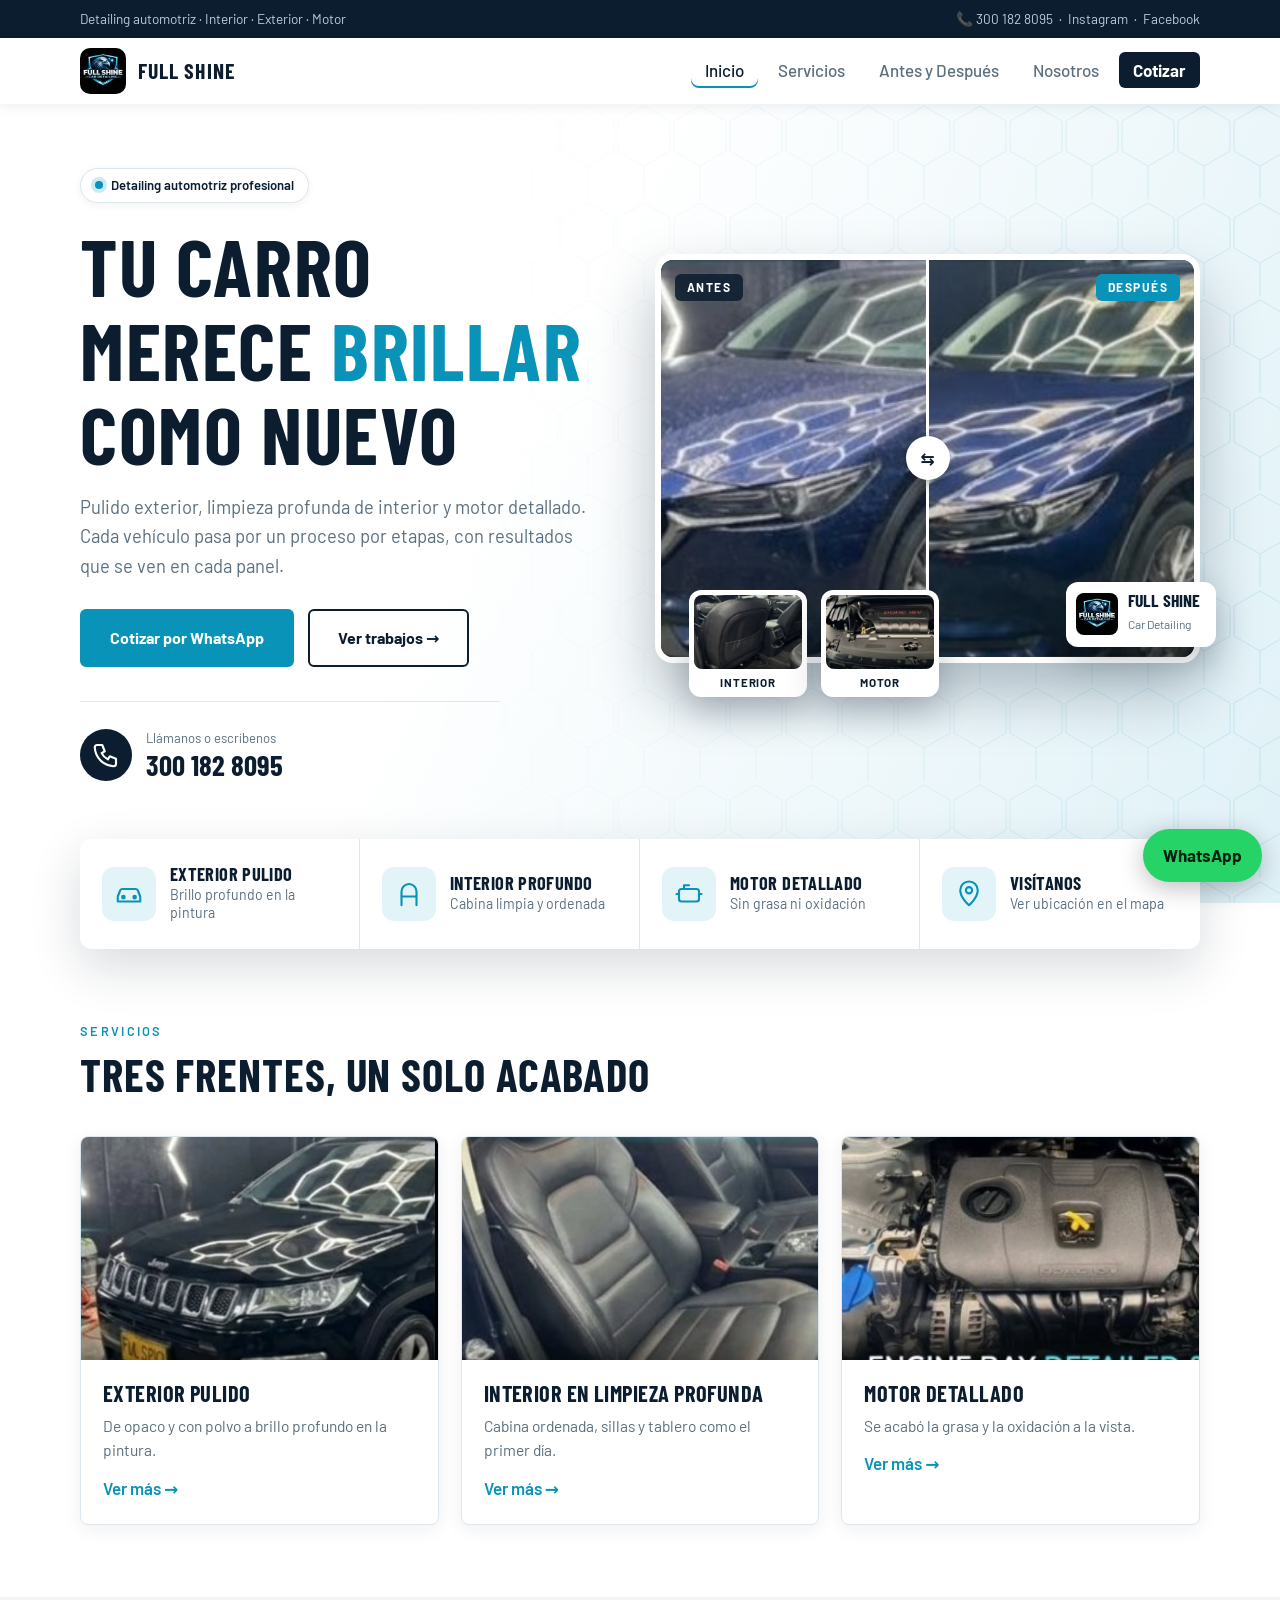
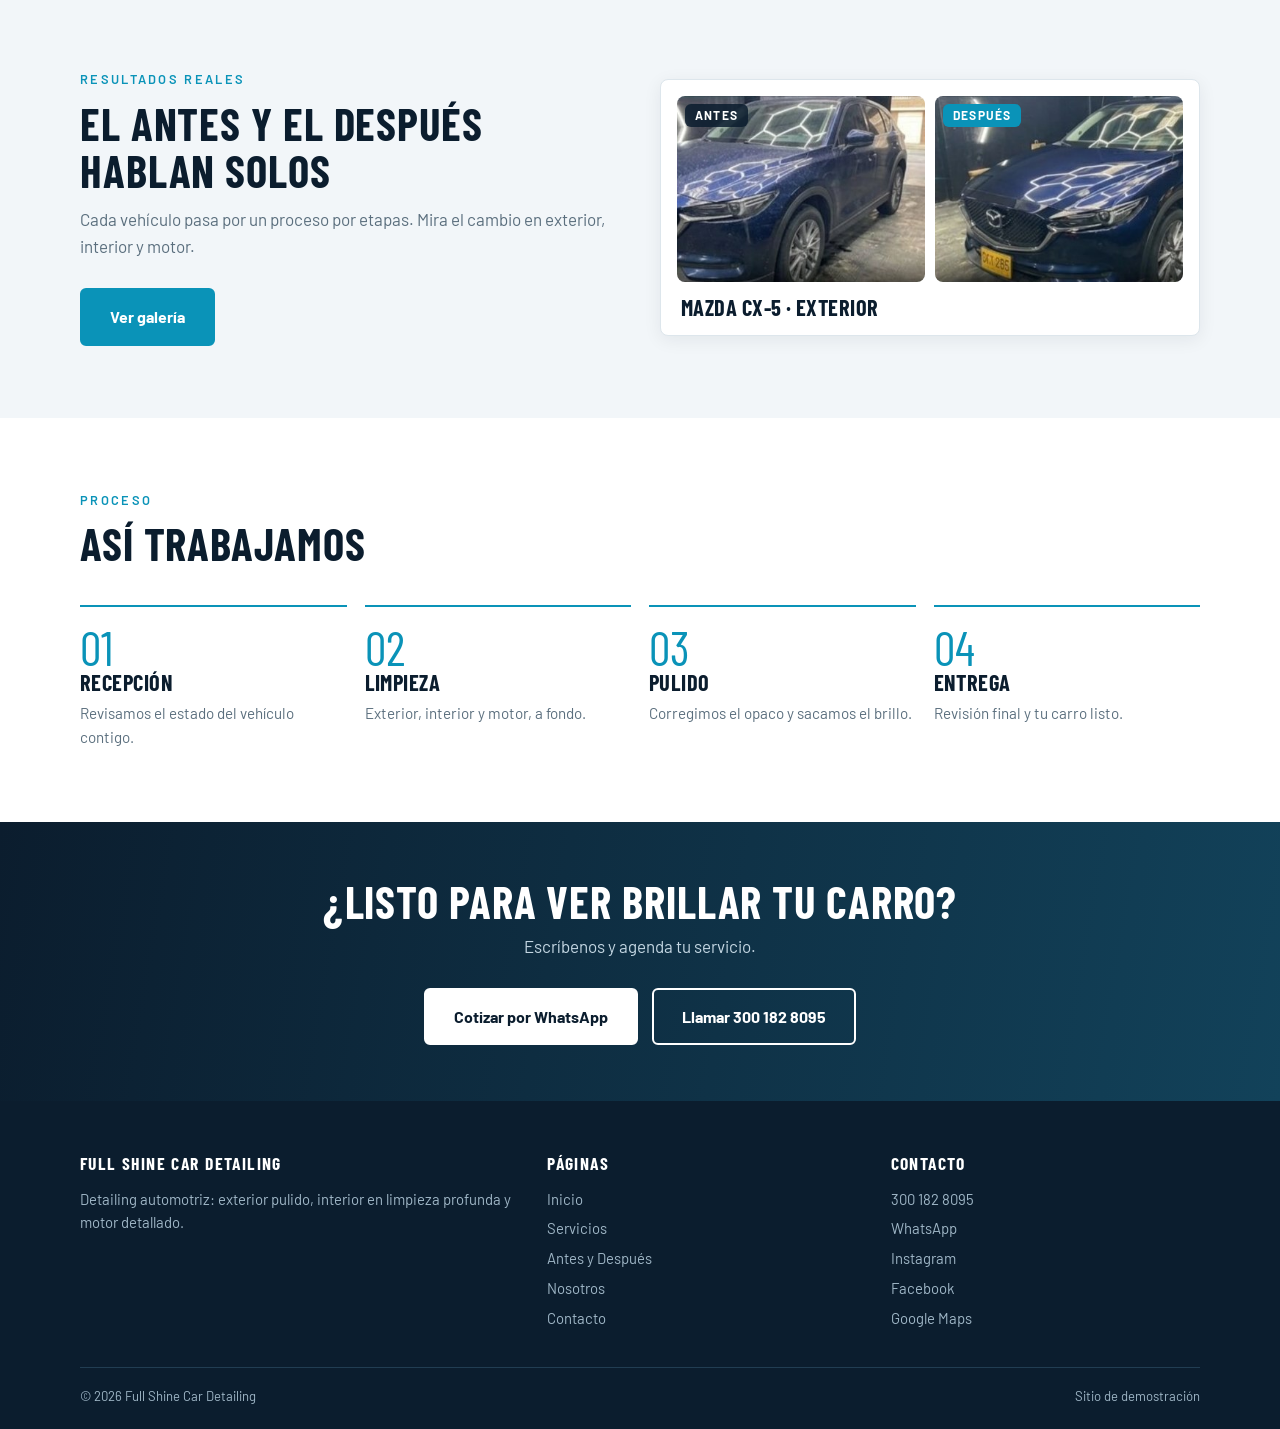
<file: index.html>
<!doctype html>
<html lang="es"><head><meta charset="utf-8"><meta name="viewport" content="width=device-width,initial-scale=1">
<title>Detailing automotriz | Full Shine Car Detailing</title>
<meta name="description" content="Full Shine Car Detailing: exterior pulido, interior en limpieza profunda y motor detallado.">
<link rel="icon" href="img/favicon.png">
<link rel="preconnect" href="https://fonts.googleapis.com"><link rel="preconnect" href="https://fonts.gstatic.com" crossorigin>
<link href="https://fonts.googleapis.com/css2?family=Barlow+Condensed:wght@600;700&family=Barlow:wght@400;500;600;700&display=swap" rel="stylesheet">
<link rel="stylesheet" href="style.css"></head><body>
<div class="topbar"><div class="wrap"><span class="hide">Detailing automotriz · Interior · Exterior · Motor</span><span><a href="tel:3001828095">📞 300 182 8095</a> &nbsp;·&nbsp; <a href="https://www.instagram.com/fullshinecardetailing/" target="_blank" rel="noopener">Instagram</a> &nbsp;·&nbsp; <a href="https://www.facebook.com/profile.php?id=61590760073655&ref=PROFILE_EDIT_x-av_ig_profile_page_web#" target="_blank" rel="noopener">Facebook</a></span></div></div>
<header class="site"><div class="wrap">
<a class="brand" href="index.html"><img src="img/logo.png" alt="Logo Full Shine Car Detailing">Full Shine</a>
<button class="burger" aria-label="Abrir menú" aria-expanded="false">☰</button>
<nav><ul><li><a href="index.html" class="active">Inicio</a></li><li><a href="servicios.html">Servicios</a></li><li><a href="galeria.html">Antes y Después</a></li><li><a href="nosotros.html">Nosotros</a></li><li><a class="cta" href="contacto.html">Cotizar</a></li></ul></nav></div></header>
<section class="hero"><div class="wrap">
<div class="copy-col"><span class="pill"><i></i>Detailing automotriz profesional</span>
<h1>Tu carro merece <span>brillar</span> como nuevo</h1>
<p class="lead">Pulido exterior, limpieza profunda de interior y motor detallado. Cada vehículo pasa por un proceso por etapas, con resultados que se ven en cada panel.</p>
<div class="btns"><a class="btn fill" href="https://wa.me/573001828095?text=Hola%20Full%20Shine%2C%20quiero%20cotizar%20un%20servicio" target="_blank" rel="noopener">Cotizar por WhatsApp</a><a class="btn ghost" href="galeria.html">Ver trabajos →</a></div>
<div class="callrow"><div class="callico"><svg viewBox="0 0 24 24" width="30" height="30" fill="none" stroke="currentColor" stroke-width="1.7" stroke-linecap="round" stroke-linejoin="round"><path d="M5 4h4l2 5-2.5 1.5a11 11 0 005 5L15 13l5 2v4a2 2 0 01-2 2A16 16 0 013 6a2 2 0 012-2z"/></svg></div><div><small>Llámanos o escríbenos</small><a href="tel:3001828095">300 182 8095</a></div></div></div>
<div class="visual"><div class="cmp" id="cmp" style="--pos:50%">
<img src="img/mazda-ext-antes.jpg" alt="Mazda CX-5 antes del detailing"><img class="after" src="img/mazda-ext-despues.jpg" alt="Mazda CX-5 después del detailing">
<span class="tag l">Antes</span><span class="tag r">Después</span><div class="bar"><b>⇆</b></div>
<input type="range" min="0" max="100" value="50" aria-label="Comparar antes y después" id="cmprange"></div>
<div class="float f1"><img src="img/logo.png" alt=""><div><b>Full Shine</b><small>Car Detailing</small></div></div>
<div class="float f2"><img src="img/kia-int-despues.jpg" alt="Interior limpio"><span>Interior</span></div>
<div class="float f3"><img src="img/jeep-eng-despues.jpg" alt="Motor detallado"><span>Motor</span></div></div>
</div></section>
<section class="strip"><div class="wrap">
<a href="servicios.html"><span class="ico"><svg viewBox="0 0 24 24" width="30" height="30" fill="none" stroke="currentColor" stroke-width="1.7" stroke-linecap="round" stroke-linejoin="round"><path d="M3 14l2-5a2 2 0 012-1h10a2 2 0 012 1l2 5v4H3z"/><circle cx="7.5" cy="14.5" r="1"/><circle cx="16.5" cy="14.5" r="1"/></svg></span><div><h3>Exterior pulido</h3><p>Brillo profundo en la pintura</p></div></a>
<a href="servicios.html"><span class="ico"><svg viewBox="0 0 24 24" width="30" height="30" fill="none" stroke="currentColor" stroke-width="1.7" stroke-linecap="round" stroke-linejoin="round"><path d="M6 21V10a6 6 0 0112 0v11M6 14h12"/></svg></span><div><h3>Interior profundo</h3><p>Cabina limpia y ordenada</p></div></a>
<a href="servicios.html"><span class="ico"><svg viewBox="0 0 24 24" width="30" height="30" fill="none" stroke="currentColor" stroke-width="1.7" stroke-linecap="round" stroke-linejoin="round"><rect x="4" y="8" width="16" height="10" rx="2"/><path d="M8 8V5h4M2 12h2M20 12h2"/></svg></span><div><h3>Motor detallado</h3><p>Sin grasa ni oxidación</p></div></a>
<a href="contacto.html"><span class="ico"><svg viewBox="0 0 24 24" width="30" height="30" fill="none" stroke="currentColor" stroke-width="1.7" stroke-linecap="round" stroke-linejoin="round"><path d="M12 21s7-6 7-12a7 7 0 10-14 0c0 6 7 12 7 12z"/><circle cx="12" cy="9" r="2.5"/></svg></span><div><h3>Visítanos</h3><p>Ver ubicación en el mapa</p></div></a>
</div></section>
<section class="blk"><div class="wrap"><div class="head"><span class="eyebrow">Servicios</span><h2>Tres frentes, un solo acabado</h2></div>
<div class="grid3">
<a class="card" href="servicios.html"><img src="img/jeep-ext-despues.jpg" alt="Jeep Compass negro con pulido exterior" loading="lazy"><div class="in"><h3>Exterior pulido</h3><p>De opaco y con polvo a brillo profundo en la pintura.</p><span class="link">Ver más →</span></div></a>
<a class="card" href="servicios.html"><img src="img/mazda-int-despues.jpg" alt="Interior en cuero de Mazda limpio" loading="lazy"><div class="in"><h3>Interior en limpieza profunda</h3><p>Cabina ordenada, sillas y tablero como el primer día.</p><span class="link">Ver más →</span></div></a>
<a class="card" href="servicios.html"><img src="img/kia-eng-despues.jpg" alt="Motor de Kia detallado" loading="lazy"><div class="in"><h3>Motor detallado</h3><p>Se acabó la grasa y la oxidación a la vista.</p><span class="link">Ver más →</span></div></a>
</div></div></section>
<section class="blk alt"><div class="wrap"><div class="grid2"><div><span class="eyebrow">Resultados reales</span><h2>El antes y el después hablan solos</h2><p style="color:var(--mute);margin-top:12px">Cada vehículo pasa por un proceso por etapas. Mira el cambio en exterior, interior y motor.</p><div class="btns"><a class="btn fill" href="galeria.html">Ver galería</a></div></div>
<div class="ba"><div class="pair"><figure><img src="img/mazda-ext-antes.jpg" alt="Mazda CX-5 · Exterior antes del detailing" loading="lazy"><figcaption>Antes</figcaption></figure><figure class="d"><img src="img/mazda-ext-despues.jpg" alt="Mazda CX-5 · Exterior después del detailing" loading="lazy"><figcaption>Después</figcaption></figure></div><h3>Mazda CX-5 · Exterior</h3></div></div></div></section>
<section class="blk"><div class="wrap"><div class="head"><span class="eyebrow">Proceso</span><h2>Así trabajamos</h2></div><div class="steps">
<div class="step"><div class="num">01</div><h3>Recepción</h3><p>Revisamos el estado del vehículo contigo.</p></div>
<div class="step"><div class="num">02</div><h3>Limpieza</h3><p>Exterior, interior y motor, a fondo.</p></div>
<div class="step"><div class="num">03</div><h3>Pulido</h3><p>Corregimos el opaco y sacamos el brillo.</p></div>
<div class="step"><div class="num">04</div><h3>Entrega</h3><p>Revisión final y tu carro listo.</p></div></div></div></section>
<section class="cta-band"><div class="wrap"><h2>¿Listo para ver brillar tu carro?</h2><p style="color:var(--mute);margin-top:8px">Escríbenos y agenda tu servicio.</p><div class="btns"><a class="btn fill" href="https://wa.me/573001828095?text=Hola%20Full%20Shine%2C%20quiero%20cotizar%20un%20servicio" target="_blank" rel="noopener">Cotizar por WhatsApp</a><a class="btn ghost" href="tel:3001828095">Llamar 300 182 8095</a></div></div></section>
<footer class="site"><div class="wrap"><div class="fgrid">
<div><h4>Full Shine Car Detailing</h4><p>Detailing automotriz: exterior pulido, interior en limpieza profunda y motor detallado.</p></div>
<div><h4>Páginas</h4><ul><li><a href="index.html">Inicio</a></li><li><a href="servicios.html">Servicios</a></li><li><a href="galeria.html">Antes y Después</a></li><li><a href="nosotros.html">Nosotros</a></li><li><a href="contacto.html">Contacto</a></li></ul></div>
<div><h4>Contacto</h4><ul><li><a href="tel:3001828095">300 182 8095</a></li><li><a href="https://wa.me/573001828095?text=Hola%20Full%20Shine%2C%20quiero%20cotizar%20un%20servicio" target="_blank" rel="noopener">WhatsApp</a></li><li><a href="https://www.instagram.com/fullshinecardetailing/" target="_blank" rel="noopener">Instagram</a></li><li><a href="https://www.facebook.com/profile.php?id=61590760073655&ref=PROFILE_EDIT_x-av_ig_profile_page_web#" target="_blank" rel="noopener">Facebook</a></li><li><a href="https://www.google.com/maps/place/FULL+SHINE+CAR+DETAILING/data=!4m2!3m1!1s0x0:0x7abba102115c110c?sa=X&ved=1t:2428&ictx=111" target="_blank" rel="noopener">Google Maps</a></li></ul></div>
</div><div class="copy"><span>© 2026 Full Shine Car Detailing</span><span>Sitio de demostración</span></div></div></footer>
<a class="wa" href="https://wa.me/573001828095?text=Hola%20Full%20Shine%2C%20quiero%20cotizar%20un%20servicio" target="_blank" rel="noopener">WhatsApp</a>
<script src="script.js"></script></body></html>
</file>
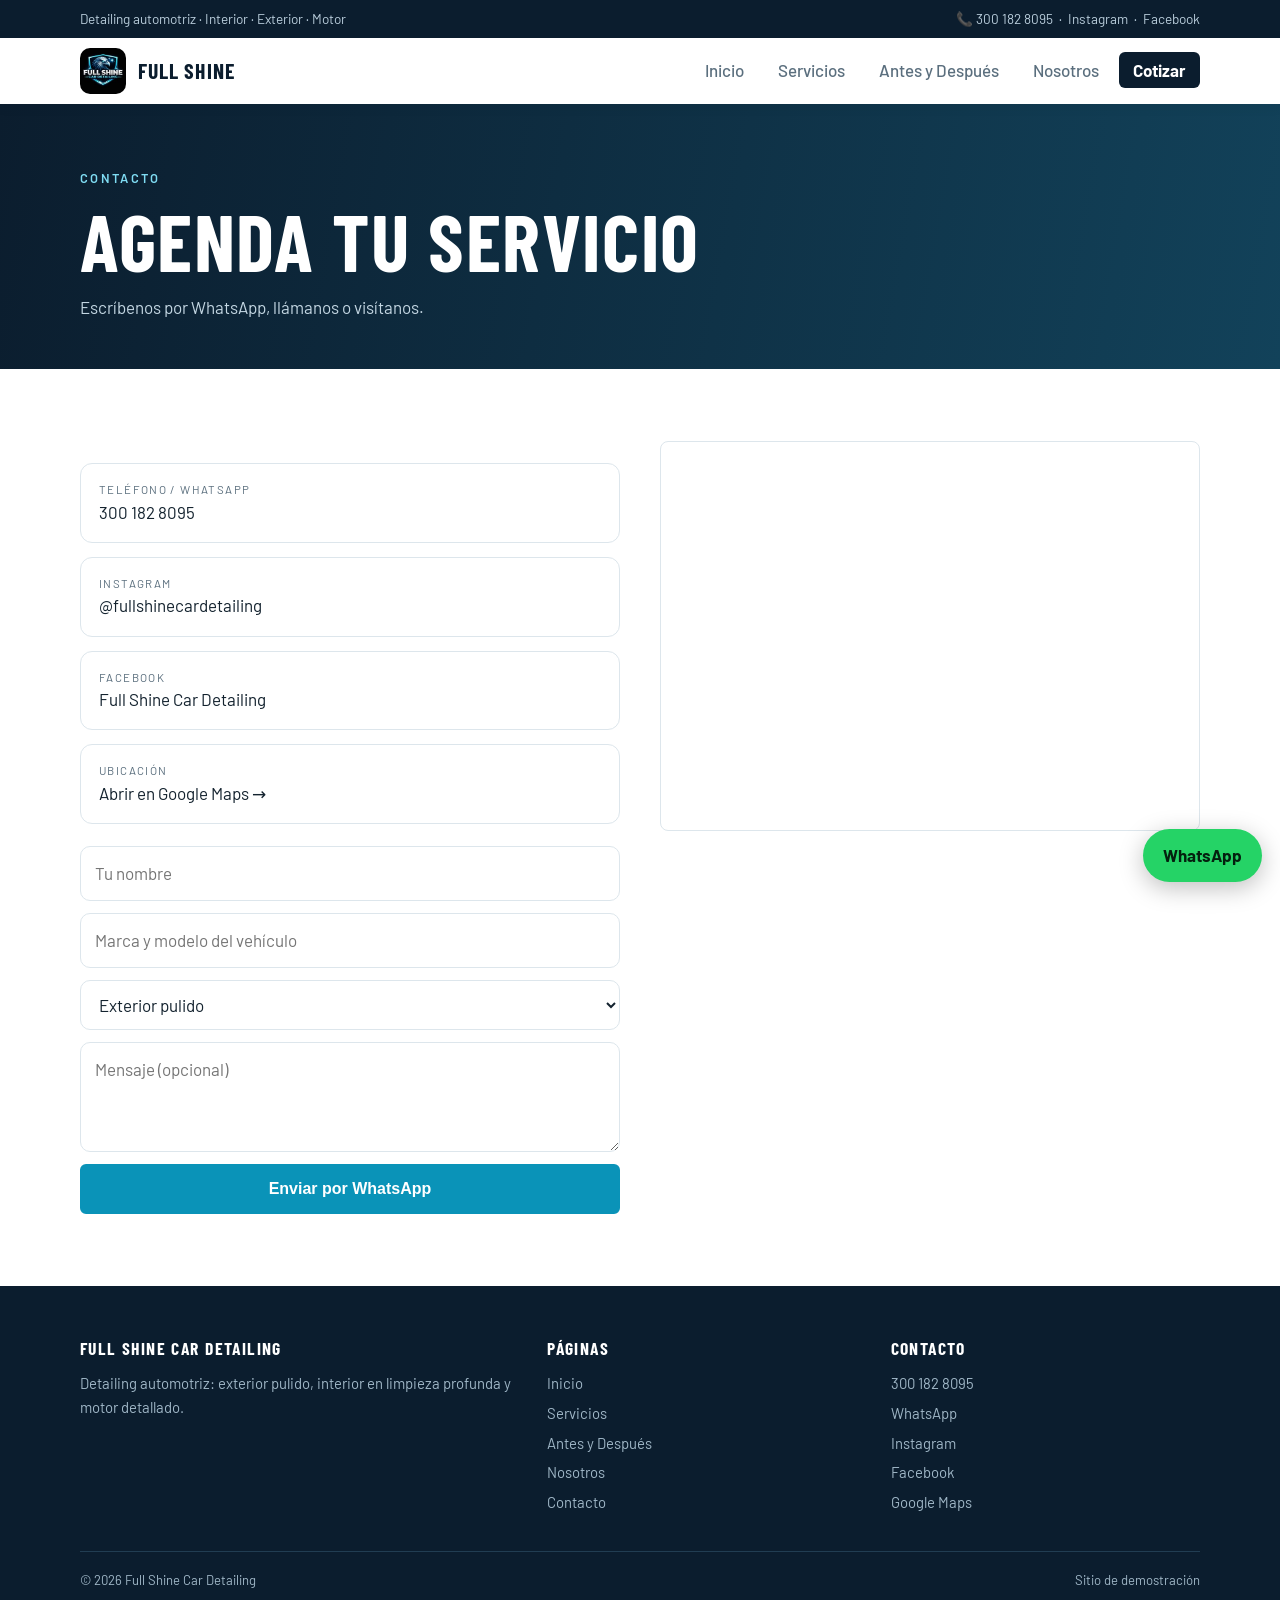
<file: contacto.html>
<!doctype html>
<html lang="es"><head><meta charset="utf-8"><meta name="viewport" content="width=device-width,initial-scale=1">
<title>Contacto | Full Shine Car Detailing</title>
<meta name="description" content="Contacta a Full Shine Car Detailing.">
<link rel="icon" href="img/favicon.png">
<link rel="preconnect" href="https://fonts.googleapis.com"><link rel="preconnect" href="https://fonts.gstatic.com" crossorigin>
<link href="https://fonts.googleapis.com/css2?family=Barlow+Condensed:wght@600;700&family=Barlow:wght@400;500;600;700&display=swap" rel="stylesheet">
<link rel="stylesheet" href="style.css"></head><body>
<div class="topbar"><div class="wrap"><span class="hide">Detailing automotriz · Interior · Exterior · Motor</span><span><a href="tel:3001828095">📞 300 182 8095</a> &nbsp;·&nbsp; <a href="https://www.instagram.com/fullshinecardetailing/" target="_blank" rel="noopener">Instagram</a> &nbsp;·&nbsp; <a href="https://www.facebook.com/profile.php?id=61590760073655&ref=PROFILE_EDIT_x-av_ig_profile_page_web#" target="_blank" rel="noopener">Facebook</a></span></div></div>
<header class="site"><div class="wrap">
<a class="brand" href="index.html"><img src="img/logo.png" alt="Logo Full Shine Car Detailing">Full Shine</a>
<button class="burger" aria-label="Abrir menú" aria-expanded="false">☰</button>
<nav><ul><li><a href="index.html">Inicio</a></li><li><a href="servicios.html">Servicios</a></li><li><a href="galeria.html">Antes y Después</a></li><li><a href="nosotros.html">Nosotros</a></li><li><a class="cta active" href="contacto.html">Cotizar</a></li></ul></nav></div></header>
<section class="pagehead"><div class="wrap"><span class="eyebrow">Contacto</span><h1>Agenda tu servicio</h1><p>Escríbenos por WhatsApp, llámanos o visítanos.</p></div></section>
<section class="blk"><div class="wrap"><div class="grid2" style="align-items:start"><div>
<ul class="contact-list"><li><small>Teléfono / WhatsApp</small><a href="tel:3001828095">300 182 8095</a></li><li><small>Instagram</small><a href="https://www.instagram.com/fullshinecardetailing/" target="_blank" rel="noopener">@fullshinecardetailing</a></li><li><small>Facebook</small><a href="https://www.facebook.com/profile.php?id=61590760073655&ref=PROFILE_EDIT_x-av_ig_profile_page_web#" target="_blank" rel="noopener">Full Shine Car Detailing</a></li><li><small>Ubicación</small><a href="https://www.google.com/maps/place/FULL+SHINE+CAR+DETAILING/data=!4m2!3m1!1s0x0:0x7abba102115c110c?sa=X&ved=1t:2428&ictx=111" target="_blank" rel="noopener">Abrir en Google Maps →</a></li></ul>
<form id="cform"><input name="n" placeholder="Tu nombre" required><input name="v" placeholder="Marca y modelo del vehículo" required><select name="s"><option>Exterior pulido</option><option>Interior en limpieza profunda</option><option>Motor detallado</option><option>Servicio completo</option></select><textarea name="m" rows="3" placeholder="Mensaje (opcional)"></textarea><button class="btn fill" type="submit">Enviar por WhatsApp</button></form></div>
<div class="mapbox"><iframe src="https://www.google.com/maps?q=FULL+SHINE+CAR+DETAILING&output=embed" title="Ubicación de Full Shine Car Detailing en Google Maps" loading="lazy" allowfullscreen></iframe></div></div></div></section>
<footer class="site"><div class="wrap"><div class="fgrid">
<div><h4>Full Shine Car Detailing</h4><p>Detailing automotriz: exterior pulido, interior en limpieza profunda y motor detallado.</p></div>
<div><h4>Páginas</h4><ul><li><a href="index.html">Inicio</a></li><li><a href="servicios.html">Servicios</a></li><li><a href="galeria.html">Antes y Después</a></li><li><a href="nosotros.html">Nosotros</a></li><li><a href="contacto.html">Contacto</a></li></ul></div>
<div><h4>Contacto</h4><ul><li><a href="tel:3001828095">300 182 8095</a></li><li><a href="https://wa.me/573001828095?text=Hola%20Full%20Shine%2C%20quiero%20cotizar%20un%20servicio" target="_blank" rel="noopener">WhatsApp</a></li><li><a href="https://www.instagram.com/fullshinecardetailing/" target="_blank" rel="noopener">Instagram</a></li><li><a href="https://www.facebook.com/profile.php?id=61590760073655&ref=PROFILE_EDIT_x-av_ig_profile_page_web#" target="_blank" rel="noopener">Facebook</a></li><li><a href="https://www.google.com/maps/place/FULL+SHINE+CAR+DETAILING/data=!4m2!3m1!1s0x0:0x7abba102115c110c?sa=X&ved=1t:2428&ictx=111" target="_blank" rel="noopener">Google Maps</a></li></ul></div>
</div><div class="copy"><span>© 2026 Full Shine Car Detailing</span><span>Sitio de demostración</span></div></div></footer>
<a class="wa" href="https://wa.me/573001828095?text=Hola%20Full%20Shine%2C%20quiero%20cotizar%20un%20servicio" target="_blank" rel="noopener">WhatsApp</a>
<script src="script.js"></script></body></html>
</file>
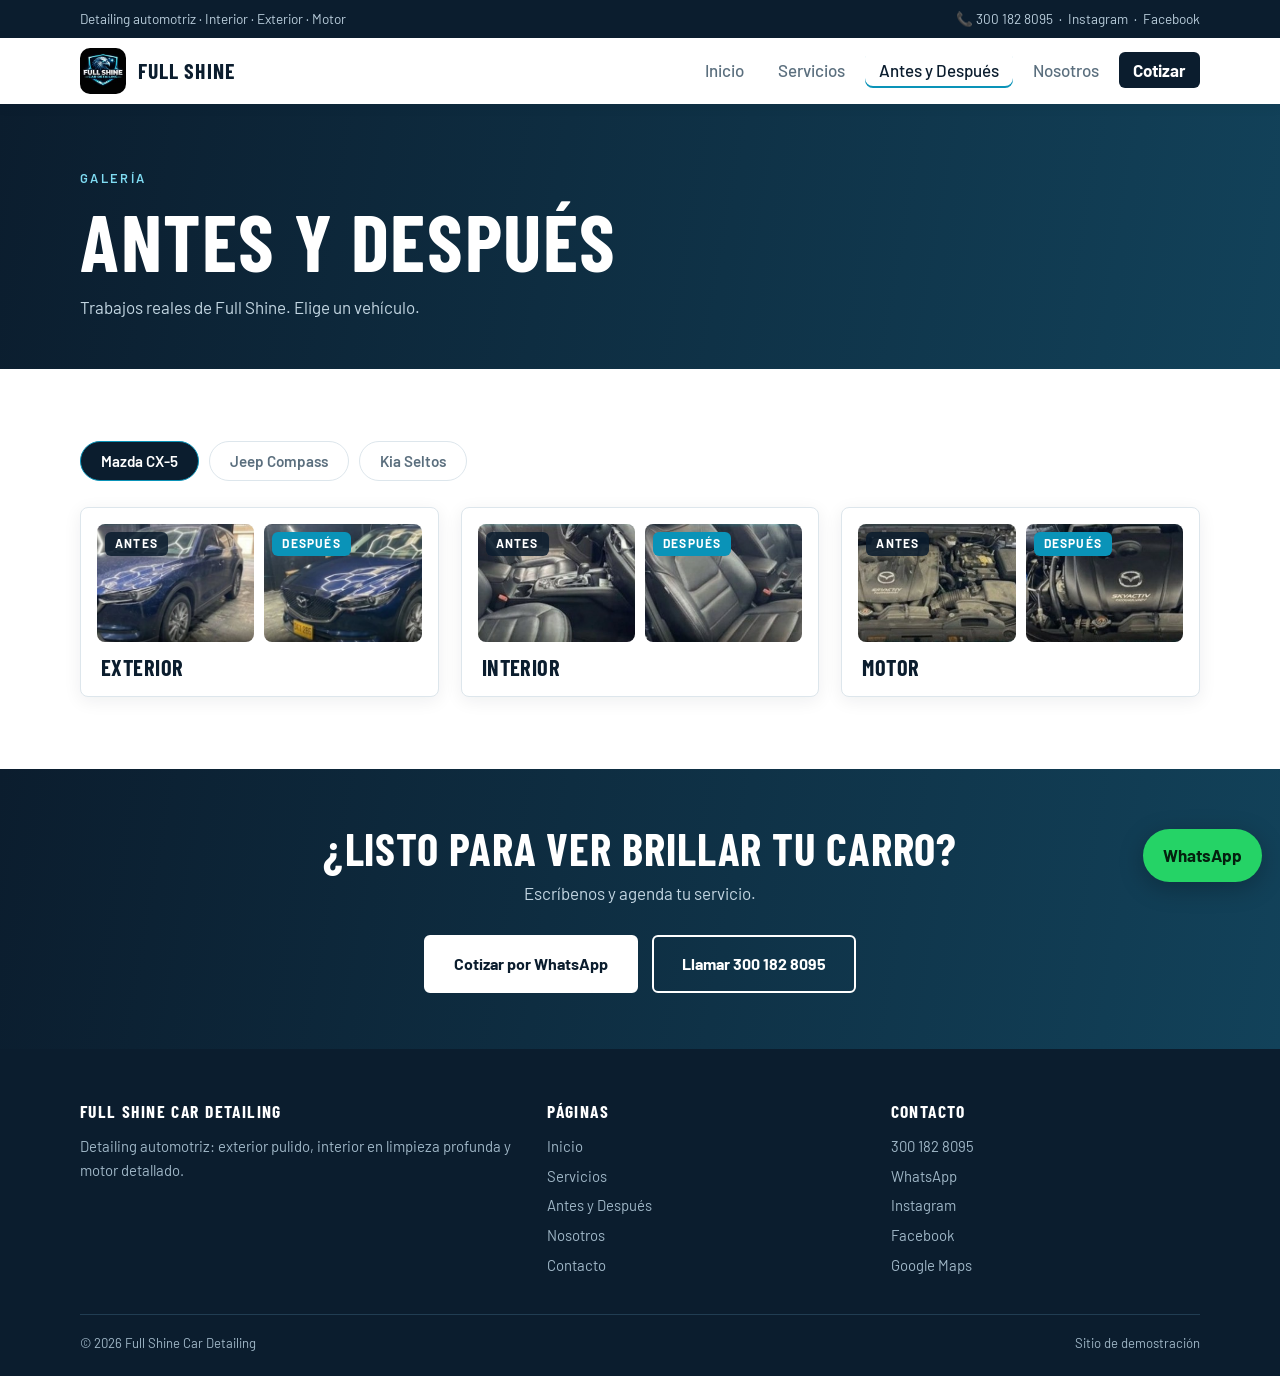
<file: galeria.html>
<!doctype html>
<html lang="es"><head><meta charset="utf-8"><meta name="viewport" content="width=device-width,initial-scale=1">
<title>Antes y después | Full Shine Car Detailing</title>
<meta name="description" content="Galería de antes y después de Full Shine Car Detailing.">
<link rel="icon" href="img/favicon.png">
<link rel="preconnect" href="https://fonts.googleapis.com"><link rel="preconnect" href="https://fonts.gstatic.com" crossorigin>
<link href="https://fonts.googleapis.com/css2?family=Barlow+Condensed:wght@600;700&family=Barlow:wght@400;500;600;700&display=swap" rel="stylesheet">
<link rel="stylesheet" href="style.css"></head><body>
<div class="topbar"><div class="wrap"><span class="hide">Detailing automotriz · Interior · Exterior · Motor</span><span><a href="tel:3001828095">📞 300 182 8095</a> &nbsp;·&nbsp; <a href="https://www.instagram.com/fullshinecardetailing/" target="_blank" rel="noopener">Instagram</a> &nbsp;·&nbsp; <a href="https://www.facebook.com/profile.php?id=61590760073655&ref=PROFILE_EDIT_x-av_ig_profile_page_web#" target="_blank" rel="noopener">Facebook</a></span></div></div>
<header class="site"><div class="wrap">
<a class="brand" href="index.html"><img src="img/logo.png" alt="Logo Full Shine Car Detailing">Full Shine</a>
<button class="burger" aria-label="Abrir menú" aria-expanded="false">☰</button>
<nav><ul><li><a href="index.html">Inicio</a></li><li><a href="servicios.html">Servicios</a></li><li><a href="galeria.html" class="active">Antes y Después</a></li><li><a href="nosotros.html">Nosotros</a></li><li><a class="cta" href="contacto.html">Cotizar</a></li></ul></nav></div></header>
<section class="pagehead"><div class="wrap"><span class="eyebrow">Galería</span><h1>Antes y después</h1><p>Trabajos reales de Full Shine. Elige un vehículo.</p></div></section>
<section class="blk"><div class="wrap"><div class="tabs"><button class="on" data-t="t1">Mazda CX-5</button><button data-t="t2">Jeep Compass</button><button data-t="t3">Kia Seltos</button></div><div class="tabpane on" id="t1"><div class="ba"><div class="pair"><figure><img src="img/mazda-ext-antes.jpg" alt="Exterior antes del detailing" loading="lazy"><figcaption>Antes</figcaption></figure><figure class="d"><img src="img/mazda-ext-despues.jpg" alt="Exterior después del detailing" loading="lazy"><figcaption>Después</figcaption></figure></div><h3>Exterior</h3></div><div class="ba"><div class="pair"><figure><img src="img/mazda-int-antes.jpg" alt="Interior antes del detailing" loading="lazy"><figcaption>Antes</figcaption></figure><figure class="d"><img src="img/mazda-int-despues.jpg" alt="Interior después del detailing" loading="lazy"><figcaption>Después</figcaption></figure></div><h3>Interior</h3></div><div class="ba"><div class="pair"><figure><img src="img/mazda-eng-antes.jpg" alt="Motor antes del detailing" loading="lazy"><figcaption>Antes</figcaption></figure><figure class="d"><img src="img/mazda-eng-despues.jpg" alt="Motor después del detailing" loading="lazy"><figcaption>Después</figcaption></figure></div><h3>Motor</h3></div></div><div class="tabpane" id="t2"><div class="ba"><div class="pair"><figure><img src="img/jeep-ext-antes.jpg" alt="Exterior antes del detailing" loading="lazy"><figcaption>Antes</figcaption></figure><figure class="d"><img src="img/jeep-ext-despues.jpg" alt="Exterior después del detailing" loading="lazy"><figcaption>Después</figcaption></figure></div><h3>Exterior</h3></div><div class="ba"><div class="pair"><figure><img src="img/jeep-int-antes.jpg" alt="Interior antes del detailing" loading="lazy"><figcaption>Antes</figcaption></figure><figure class="d"><img src="img/jeep-int-despues.jpg" alt="Interior después del detailing" loading="lazy"><figcaption>Después</figcaption></figure></div><h3>Interior</h3></div><div class="ba"><div class="pair"><figure><img src="img/jeep-eng-antes.jpg" alt="Motor antes del detailing" loading="lazy"><figcaption>Antes</figcaption></figure><figure class="d"><img src="img/jeep-eng-despues.jpg" alt="Motor después del detailing" loading="lazy"><figcaption>Después</figcaption></figure></div><h3>Motor</h3></div></div><div class="tabpane" id="t3"><div class="ba"><div class="pair"><figure><img src="img/kia-ext-antes.jpg" alt="Exterior antes del detailing" loading="lazy"><figcaption>Antes</figcaption></figure><figure class="d"><img src="img/kia-ext-despues.jpg" alt="Exterior después del detailing" loading="lazy"><figcaption>Después</figcaption></figure></div><h3>Exterior</h3></div><div class="ba"><div class="pair"><figure><img src="img/kia-int-antes.jpg" alt="Interior antes del detailing" loading="lazy"><figcaption>Antes</figcaption></figure><figure class="d"><img src="img/kia-int-despues.jpg" alt="Interior después del detailing" loading="lazy"><figcaption>Después</figcaption></figure></div><h3>Interior</h3></div><div class="ba"><div class="pair"><figure><img src="img/kia-eng-antes.jpg" alt="Motor antes del detailing" loading="lazy"><figcaption>Antes</figcaption></figure><figure class="d"><img src="img/kia-eng-despues.jpg" alt="Motor después del detailing" loading="lazy"><figcaption>Después</figcaption></figure></div><h3>Motor</h3></div></div></div></section><section class="cta-band"><div class="wrap"><h2>¿Listo para ver brillar tu carro?</h2><p style="color:var(--mute);margin-top:8px">Escríbenos y agenda tu servicio.</p><div class="btns"><a class="btn fill" href="https://wa.me/573001828095?text=Hola%20Full%20Shine%2C%20quiero%20cotizar%20un%20servicio" target="_blank" rel="noopener">Cotizar por WhatsApp</a><a class="btn ghost" href="tel:3001828095">Llamar 300 182 8095</a></div></div></section>
<footer class="site"><div class="wrap"><div class="fgrid">
<div><h4>Full Shine Car Detailing</h4><p>Detailing automotriz: exterior pulido, interior en limpieza profunda y motor detallado.</p></div>
<div><h4>Páginas</h4><ul><li><a href="index.html">Inicio</a></li><li><a href="servicios.html">Servicios</a></li><li><a href="galeria.html">Antes y Después</a></li><li><a href="nosotros.html">Nosotros</a></li><li><a href="contacto.html">Contacto</a></li></ul></div>
<div><h4>Contacto</h4><ul><li><a href="tel:3001828095">300 182 8095</a></li><li><a href="https://wa.me/573001828095?text=Hola%20Full%20Shine%2C%20quiero%20cotizar%20un%20servicio" target="_blank" rel="noopener">WhatsApp</a></li><li><a href="https://www.instagram.com/fullshinecardetailing/" target="_blank" rel="noopener">Instagram</a></li><li><a href="https://www.facebook.com/profile.php?id=61590760073655&ref=PROFILE_EDIT_x-av_ig_profile_page_web#" target="_blank" rel="noopener">Facebook</a></li><li><a href="https://www.google.com/maps/place/FULL+SHINE+CAR+DETAILING/data=!4m2!3m1!1s0x0:0x7abba102115c110c?sa=X&ved=1t:2428&ictx=111" target="_blank" rel="noopener">Google Maps</a></li></ul></div>
</div><div class="copy"><span>© 2026 Full Shine Car Detailing</span><span>Sitio de demostración</span></div></div></footer>
<a class="wa" href="https://wa.me/573001828095?text=Hola%20Full%20Shine%2C%20quiero%20cotizar%20un%20servicio" target="_blank" rel="noopener">WhatsApp</a>
<script src="script.js"></script></body></html>
</file>
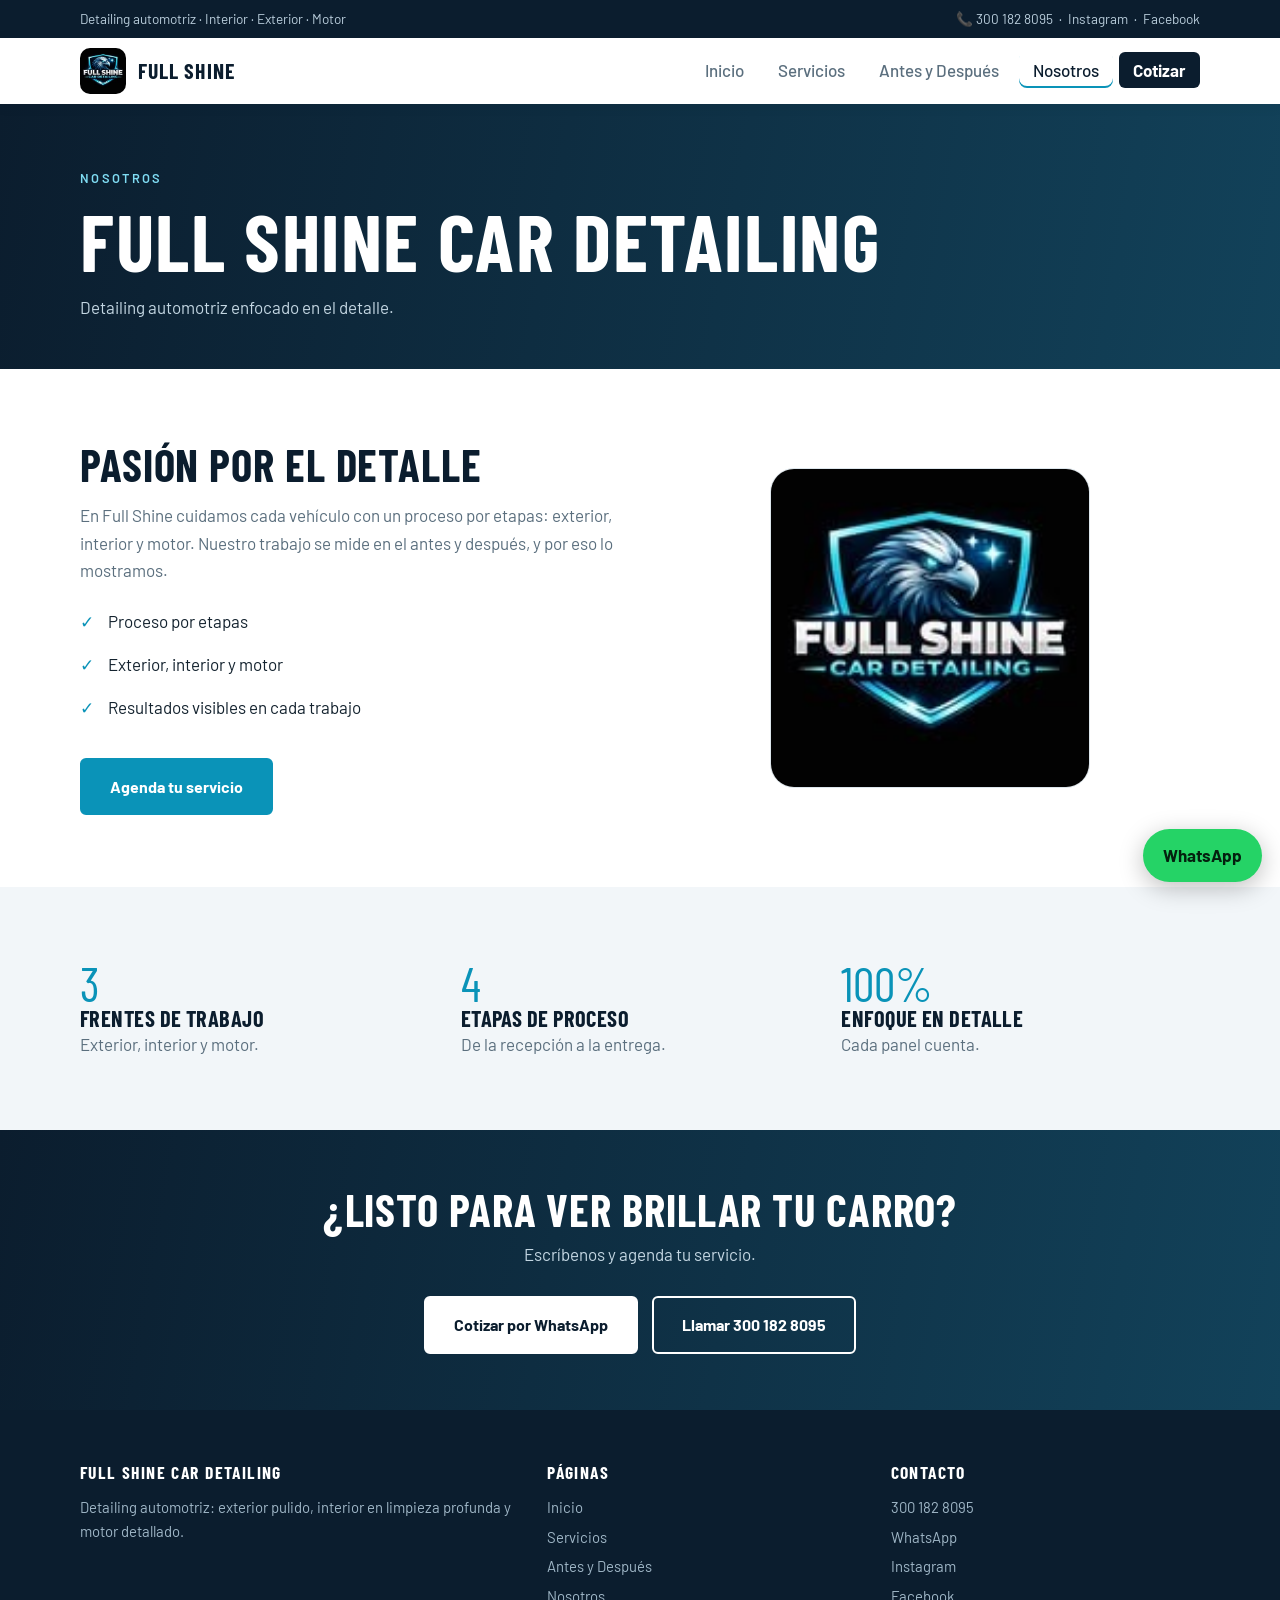
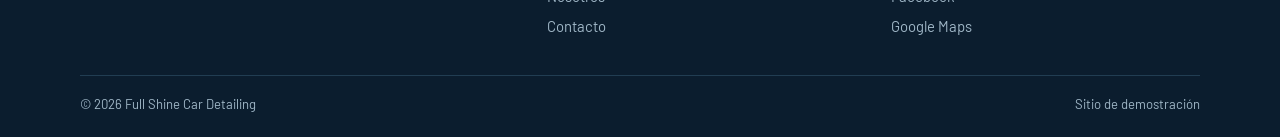
<file: nosotros.html>
<!doctype html>
<html lang="es"><head><meta charset="utf-8"><meta name="viewport" content="width=device-width,initial-scale=1">
<title>Nosotros | Full Shine Car Detailing</title>
<meta name="description" content="Conoce Full Shine Car Detailing.">
<link rel="icon" href="img/favicon.png">
<link rel="preconnect" href="https://fonts.googleapis.com"><link rel="preconnect" href="https://fonts.gstatic.com" crossorigin>
<link href="https://fonts.googleapis.com/css2?family=Barlow+Condensed:wght@600;700&family=Barlow:wght@400;500;600;700&display=swap" rel="stylesheet">
<link rel="stylesheet" href="style.css"></head><body>
<div class="topbar"><div class="wrap"><span class="hide">Detailing automotriz · Interior · Exterior · Motor</span><span><a href="tel:3001828095">📞 300 182 8095</a> &nbsp;·&nbsp; <a href="https://www.instagram.com/fullshinecardetailing/" target="_blank" rel="noopener">Instagram</a> &nbsp;·&nbsp; <a href="https://www.facebook.com/profile.php?id=61590760073655&ref=PROFILE_EDIT_x-av_ig_profile_page_web#" target="_blank" rel="noopener">Facebook</a></span></div></div>
<header class="site"><div class="wrap">
<a class="brand" href="index.html"><img src="img/logo.png" alt="Logo Full Shine Car Detailing">Full Shine</a>
<button class="burger" aria-label="Abrir menú" aria-expanded="false">☰</button>
<nav><ul><li><a href="index.html">Inicio</a></li><li><a href="servicios.html">Servicios</a></li><li><a href="galeria.html">Antes y Después</a></li><li><a href="nosotros.html" class="active">Nosotros</a></li><li><a class="cta" href="contacto.html">Cotizar</a></li></ul></nav></div></header>
<section class="pagehead"><div class="wrap"><span class="eyebrow">Nosotros</span><h1>Full Shine Car Detailing</h1><p>Detailing automotriz enfocado en el detalle.</p></div></section>
<section class="blk"><div class="wrap"><div class="grid2"><div><h2>Pasión por el detalle</h2><p style="color:var(--mute);margin-top:14px">En Full Shine cuidamos cada vehículo con un proceso por etapas: exterior, interior y motor. Nuestro trabajo se mide en el antes y después, y por eso lo mostramos.</p><ul class="list"><li>Proceso por etapas</li><li>Exterior, interior y motor</li><li>Resultados visibles en cada trabajo</li></ul><div class="btns"><a class="btn fill" href="contacto.html">Agenda tu servicio</a></div></div><img src="img/logo.png" alt="Logo Full Shine Car Detailing" style="width:min(320px,100%);margin:auto;border-radius:24px;border:1px solid var(--line)"></div></div></section>
<section class="blk alt"><div class="wrap"><div class="grid3"><div><div class="num">3</div><h3>Frentes de trabajo</h3><p style="color:var(--mute)">Exterior, interior y motor.</p></div><div><div class="num">4</div><h3>Etapas de proceso</h3><p style="color:var(--mute)">De la recepción a la entrega.</p></div><div><div class="num">100%</div><h3>Enfoque en detalle</h3><p style="color:var(--mute)">Cada panel cuenta.</p></div></div></div></section><section class="cta-band"><div class="wrap"><h2>¿Listo para ver brillar tu carro?</h2><p style="color:var(--mute);margin-top:8px">Escríbenos y agenda tu servicio.</p><div class="btns"><a class="btn fill" href="https://wa.me/573001828095?text=Hola%20Full%20Shine%2C%20quiero%20cotizar%20un%20servicio" target="_blank" rel="noopener">Cotizar por WhatsApp</a><a class="btn ghost" href="tel:3001828095">Llamar 300 182 8095</a></div></div></section>
<footer class="site"><div class="wrap"><div class="fgrid">
<div><h4>Full Shine Car Detailing</h4><p>Detailing automotriz: exterior pulido, interior en limpieza profunda y motor detallado.</p></div>
<div><h4>Páginas</h4><ul><li><a href="index.html">Inicio</a></li><li><a href="servicios.html">Servicios</a></li><li><a href="galeria.html">Antes y Después</a></li><li><a href="nosotros.html">Nosotros</a></li><li><a href="contacto.html">Contacto</a></li></ul></div>
<div><h4>Contacto</h4><ul><li><a href="tel:3001828095">300 182 8095</a></li><li><a href="https://wa.me/573001828095?text=Hola%20Full%20Shine%2C%20quiero%20cotizar%20un%20servicio" target="_blank" rel="noopener">WhatsApp</a></li><li><a href="https://www.instagram.com/fullshinecardetailing/" target="_blank" rel="noopener">Instagram</a></li><li><a href="https://www.facebook.com/profile.php?id=61590760073655&ref=PROFILE_EDIT_x-av_ig_profile_page_web#" target="_blank" rel="noopener">Facebook</a></li><li><a href="https://www.google.com/maps/place/FULL+SHINE+CAR+DETAILING/data=!4m2!3m1!1s0x0:0x7abba102115c110c?sa=X&ved=1t:2428&ictx=111" target="_blank" rel="noopener">Google Maps</a></li></ul></div>
</div><div class="copy"><span>© 2026 Full Shine Car Detailing</span><span>Sitio de demostración</span></div></div></footer>
<a class="wa" href="https://wa.me/573001828095?text=Hola%20Full%20Shine%2C%20quiero%20cotizar%20un%20servicio" target="_blank" rel="noopener">WhatsApp</a>
<script src="script.js"></script></body></html>
</file>
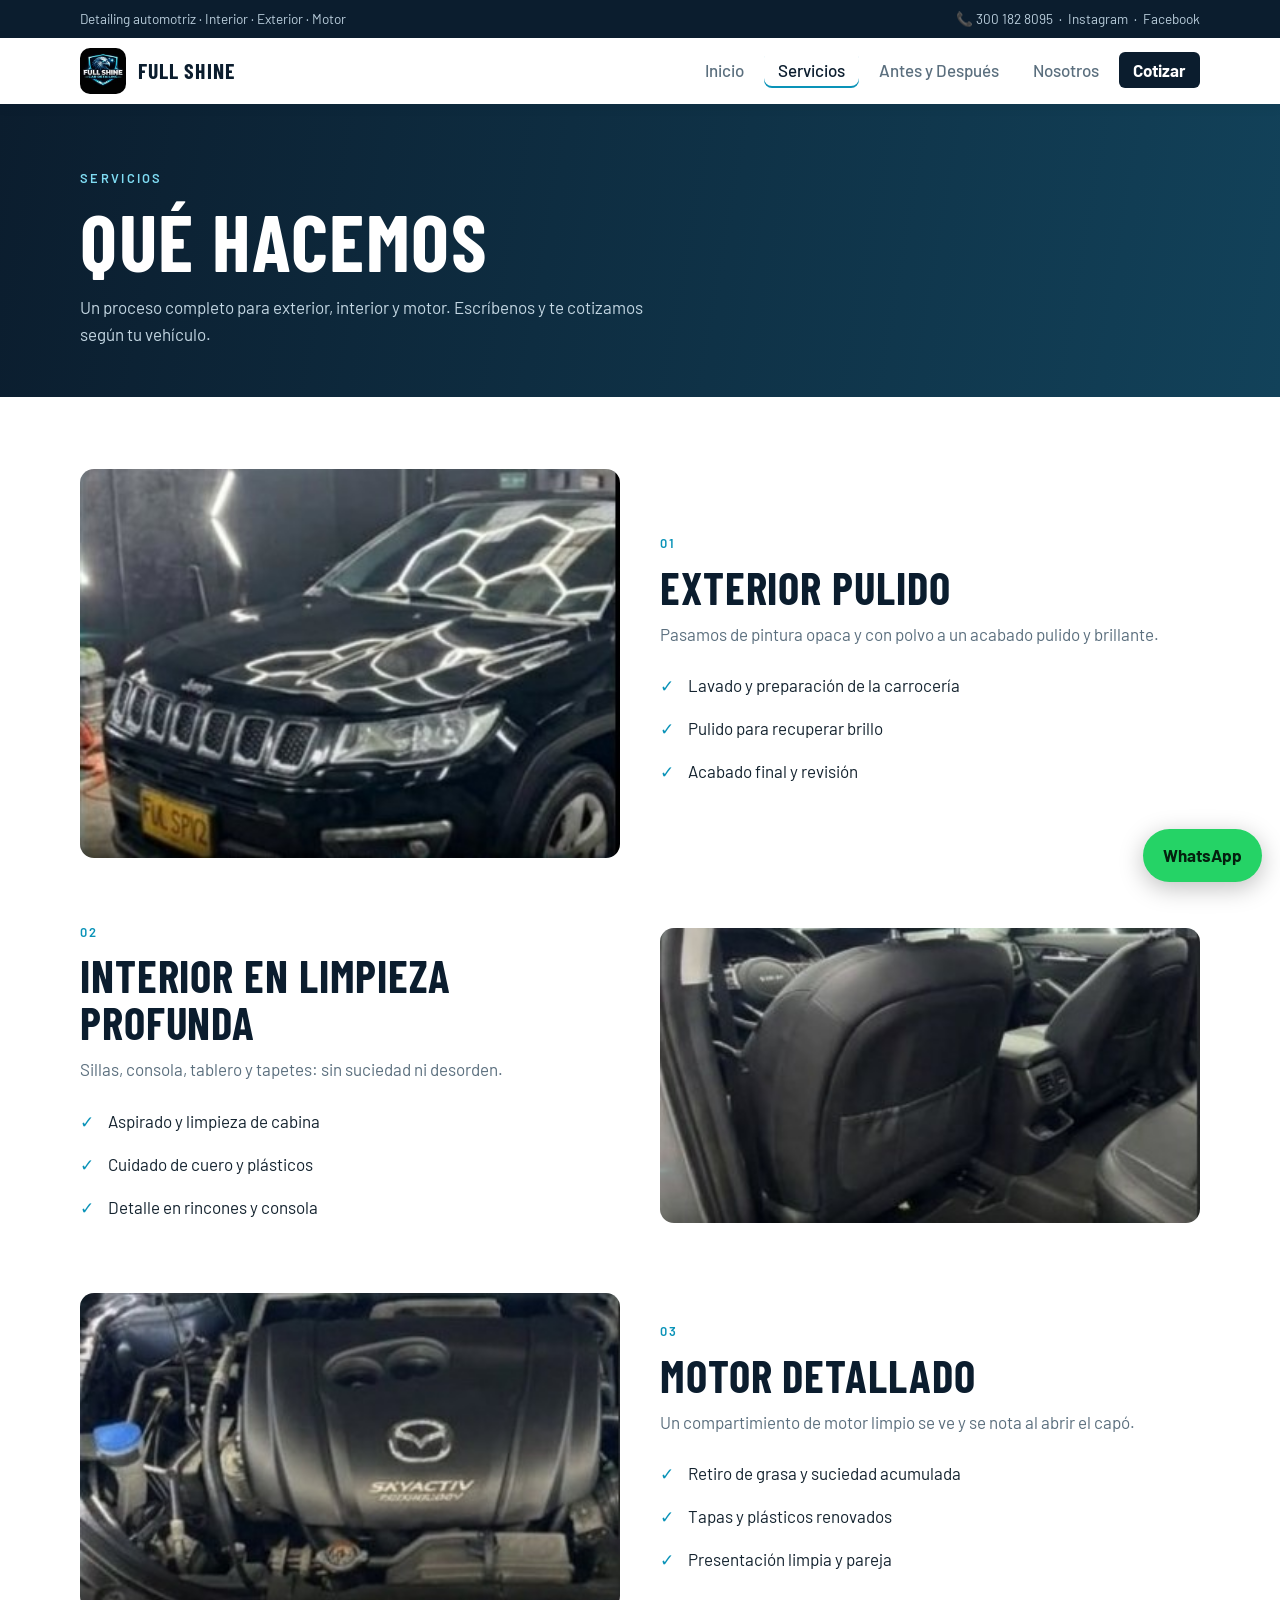
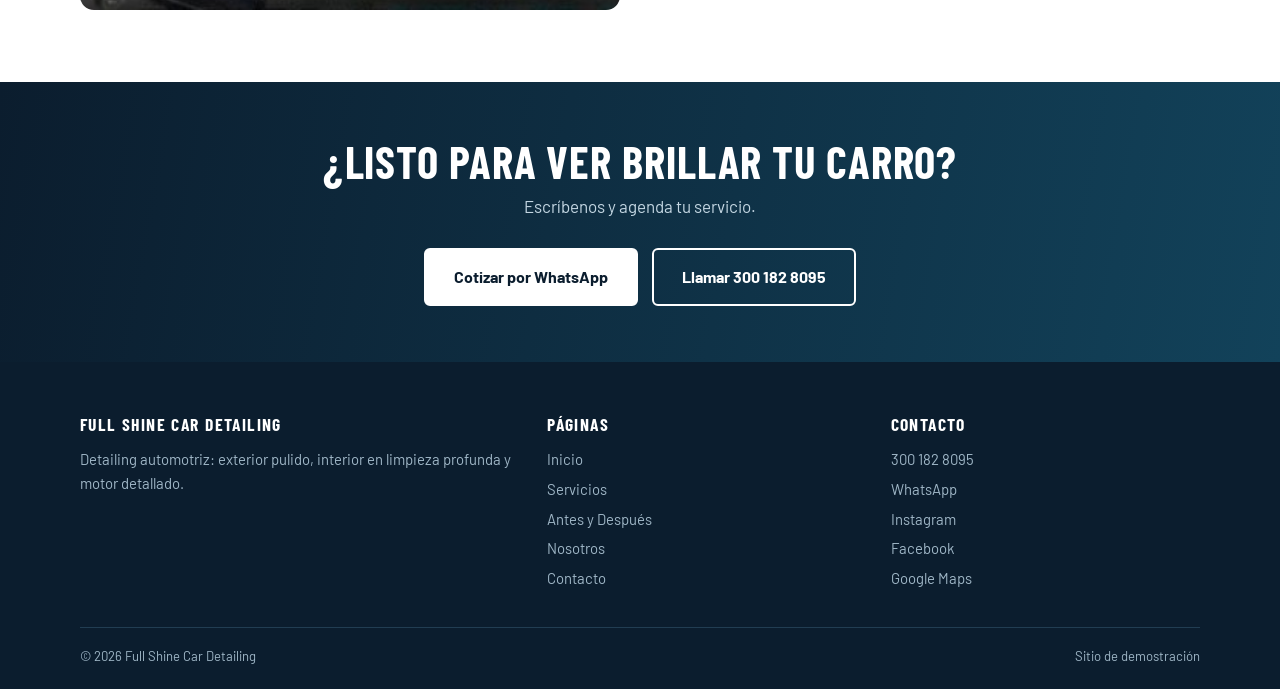
<file: servicios.html>
<!doctype html>
<html lang="es"><head><meta charset="utf-8"><meta name="viewport" content="width=device-width,initial-scale=1">
<title>Servicios | Full Shine Car Detailing</title>
<meta name="description" content="Servicios de detailing: exterior, interior y motor.">
<link rel="icon" href="img/favicon.png">
<link rel="preconnect" href="https://fonts.googleapis.com"><link rel="preconnect" href="https://fonts.gstatic.com" crossorigin>
<link href="https://fonts.googleapis.com/css2?family=Barlow+Condensed:wght@600;700&family=Barlow:wght@400;500;600;700&display=swap" rel="stylesheet">
<link rel="stylesheet" href="style.css"></head><body>
<div class="topbar"><div class="wrap"><span class="hide">Detailing automotriz · Interior · Exterior · Motor</span><span><a href="tel:3001828095">📞 300 182 8095</a> &nbsp;·&nbsp; <a href="https://www.instagram.com/fullshinecardetailing/" target="_blank" rel="noopener">Instagram</a> &nbsp;·&nbsp; <a href="https://www.facebook.com/profile.php?id=61590760073655&ref=PROFILE_EDIT_x-av_ig_profile_page_web#" target="_blank" rel="noopener">Facebook</a></span></div></div>
<header class="site"><div class="wrap">
<a class="brand" href="index.html"><img src="img/logo.png" alt="Logo Full Shine Car Detailing">Full Shine</a>
<button class="burger" aria-label="Abrir menú" aria-expanded="false">☰</button>
<nav><ul><li><a href="index.html">Inicio</a></li><li><a href="servicios.html" class="active">Servicios</a></li><li><a href="galeria.html">Antes y Después</a></li><li><a href="nosotros.html">Nosotros</a></li><li><a class="cta" href="contacto.html">Cotizar</a></li></ul></nav></div></header>
<section class="pagehead"><div class="wrap"><span class="eyebrow">Servicios</span><h1>Qué hacemos</h1><p>Un proceso completo para exterior, interior y motor. Escríbenos y te cotizamos según tu vehículo.</p></div></section>
<section class="blk"><div class="wrap">
<div class="grid2" style="margin-bottom:64px"><div class="mapbox" style="border:0"><img src="img/jeep-ext-despues.jpg" alt="Jeep Compass negro pulido" style="border-radius:14px;width:100%;height:100%;object-fit:cover"></div><div><span class="eyebrow">01</span><h2>Exterior pulido</h2><p style="color:var(--mute);margin-top:10px">Pasamos de pintura opaca y con polvo a un acabado pulido y brillante.</p><ul class="list"><li>Lavado y preparación de la carrocería</li><li>Pulido para recuperar brillo</li><li>Acabado final y revisión</li></ul></div></div>
<div class="grid2" style="margin-bottom:64px"><div><span class="eyebrow">02</span><h2>Interior en limpieza profunda</h2><p style="color:var(--mute);margin-top:10px">Sillas, consola, tablero y tapetes: sin suciedad ni desorden.</p><ul class="list"><li>Aspirado y limpieza de cabina</li><li>Cuidado de cuero y plásticos</li><li>Detalle en rincones y consola</li></ul></div><img src="img/kia-int-despues.jpg" alt="Interior de Kia limpio" style="border-radius:14px;width:100%"></div>
<div class="grid2"><img src="img/mazda-eng-despues.jpg" alt="Motor Mazda Skyactiv detallado" style="border-radius:14px;width:100%"><div><span class="eyebrow">03</span><h2>Motor detallado</h2><p style="color:var(--mute);margin-top:10px">Un compartimiento de motor limpio se ve y se nota al abrir el capó.</p><ul class="list"><li>Retiro de grasa y suciedad acumulada</li><li>Tapas y plásticos renovados</li><li>Presentación limpia y pareja</li></ul></div></div>
</div></section><section class="cta-band"><div class="wrap"><h2>¿Listo para ver brillar tu carro?</h2><p style="color:var(--mute);margin-top:8px">Escríbenos y agenda tu servicio.</p><div class="btns"><a class="btn fill" href="https://wa.me/573001828095?text=Hola%20Full%20Shine%2C%20quiero%20cotizar%20un%20servicio" target="_blank" rel="noopener">Cotizar por WhatsApp</a><a class="btn ghost" href="tel:3001828095">Llamar 300 182 8095</a></div></div></section>
<footer class="site"><div class="wrap"><div class="fgrid">
<div><h4>Full Shine Car Detailing</h4><p>Detailing automotriz: exterior pulido, interior en limpieza profunda y motor detallado.</p></div>
<div><h4>Páginas</h4><ul><li><a href="index.html">Inicio</a></li><li><a href="servicios.html">Servicios</a></li><li><a href="galeria.html">Antes y Después</a></li><li><a href="nosotros.html">Nosotros</a></li><li><a href="contacto.html">Contacto</a></li></ul></div>
<div><h4>Contacto</h4><ul><li><a href="tel:3001828095">300 182 8095</a></li><li><a href="https://wa.me/573001828095?text=Hola%20Full%20Shine%2C%20quiero%20cotizar%20un%20servicio" target="_blank" rel="noopener">WhatsApp</a></li><li><a href="https://www.instagram.com/fullshinecardetailing/" target="_blank" rel="noopener">Instagram</a></li><li><a href="https://www.facebook.com/profile.php?id=61590760073655&ref=PROFILE_EDIT_x-av_ig_profile_page_web#" target="_blank" rel="noopener">Facebook</a></li><li><a href="https://www.google.com/maps/place/FULL+SHINE+CAR+DETAILING/data=!4m2!3m1!1s0x0:0x7abba102115c110c?sa=X&ved=1t:2428&ictx=111" target="_blank" rel="noopener">Google Maps</a></li></ul></div>
</div><div class="copy"><span>© 2026 Full Shine Car Detailing</span><span>Sitio de demostración</span></div></div></footer>
<a class="wa" href="https://wa.me/573001828095?text=Hola%20Full%20Shine%2C%20quiero%20cotizar%20un%20servicio" target="_blank" rel="noopener">WhatsApp</a>
<script src="script.js"></script></body></html>
</file>
<file: style.css>
:root{--bg:#fff;--bg2:#f2f6f9;--card:#fff;--line:#dde6ec;--cy:#0a93b8;--cy2:#0a7f9f;--navy:#0b1d2e;--tx:#14232f;--mute:#5b6f7e;--r:8px}
*{box-sizing:border-box;margin:0;padding:0}
html{scroll-behavior:smooth}
body{font-family:'Barlow',system-ui,sans-serif;background:var(--bg);color:var(--tx);line-height:1.6;font-size:17px}
img{max-width:100%;display:block}
a{color:inherit;text-decoration:none}
h1,h2,h3{color:var(--navy);font-family:'Barlow Condensed',sans-serif;text-transform:uppercase;letter-spacing:.02em;line-height:1.05}
h1{font-size:clamp(2.6rem,7vw,5rem)}
h2{font-size:clamp(1.9rem,4vw,2.8rem)}
h3{font-size:1.4rem}
.wrap{width:min(1120px,100% - 32px);margin:0 auto}
.eyebrow{color:var(--cy);font-weight:600;letter-spacing:.18em;text-transform:uppercase;font-size:.8rem;margin-bottom:10px;display:block}
.topbar{background:var(--navy);font-size:.85rem;color:#b9cddb}
.topbar .wrap{display:flex;justify-content:space-between;gap:12px;padding:8px 0;flex-wrap:wrap}
.topbar a:hover{color:#fff}
header.site{position:sticky;top:0;z-index:50;background:#fff;box-shadow:0 2px 12px rgba(11,29,46,.08)}
header.site .wrap{display:flex;align-items:center;justify-content:space-between;padding:10px 0}
.brand{display:flex;align-items:center;gap:12px;font-family:'Barlow Condensed',sans-serif;font-size:1.35rem;font-weight:700;text-transform:uppercase;letter-spacing:.05em;color:var(--navy)}
.brand img{width:46px;height:46px;border-radius:10px}
nav ul{display:flex;gap:6px;list-style:none;align-items:center}
nav a{padding:8px 14px;border-radius:8px;font-weight:500;color:var(--mute);transition:.2s}
nav a:hover,nav a.active{color:var(--navy)}
nav a.active{box-shadow:inset 0 -2px 0 var(--cy)}
nav a.cta{background:var(--navy);color:#fff;font-weight:700;border-radius:6px}
nav a.cta:hover{background:var(--cy)}
nav a.cta.active{box-shadow:none}
.burger{display:none;background:none;border:1px solid var(--line);color:var(--navy);width:44px;height:44px;border-radius:10px;font-size:1.4rem;cursor:pointer}
.btn{display:inline-block;padding:14px 28px;border-radius:6px;font-weight:700;border:2px solid var(--cy);transition:.2s;cursor:pointer;font-size:1rem}
.btn.fill{background:var(--cy);color:#fff}
.btn.fill:hover{background:var(--navy);border-color:var(--navy)}
.btn.ghost{color:var(--navy);border-color:var(--navy)}
.btn.ghost:hover{background:var(--navy);color:#fff}
.btns{display:flex;gap:14px;flex-wrap:wrap;margin-top:28px}
/* hero */
.hero{position:relative;padding:64px 0 120px;background:linear-gradient(115deg,#fff 40%,#dff1f7);overflow:hidden;isolation:isolate}
.hero::after{content:"";position:absolute;inset:0;z-index:-1;opacity:.14;background-image:url("data:image/svg+xml,%3Csvg xmlns='http://www.w3.org/2000/svg' width='56' height='97'%3E%3Cpath d='M28 2l26 15v30L28 62 2 47V17z M28 62v33' fill='none' stroke='%230a93b8' stroke-width='1'/%3E%3C/svg%3E");-webkit-mask-image:linear-gradient(90deg,transparent 30%,#000);mask-image:linear-gradient(90deg,transparent 30%,#000)}
.hero .wrap{display:grid;grid-template-columns:1fr 1.05fr;gap:56px;align-items:center}
.pill{display:inline-flex;align-items:center;gap:8px;background:#fff;border:1px solid var(--line);border-radius:999px;padding:6px 14px;font-size:.82rem;font-weight:600;color:var(--navy);box-shadow:0 2px 8px rgba(11,29,46,.06);margin-bottom:20px}
.pill i{width:8px;height:8px;border-radius:50%;background:var(--cy);box-shadow:0 0 0 4px rgba(10,147,184,.2)}
.hero h1 span{color:var(--cy)}
.hero p.lead{font-size:1.15rem;color:var(--mute);max-width:520px;margin-top:18px}
.callrow{display:flex;align-items:center;gap:14px;margin-top:34px;padding-top:26px;border-top:1px solid var(--line);max-width:420px}
.callico{width:52px;height:52px;border-radius:50%;background:var(--navy);color:#fff;display:grid;place-items:center;flex:none}
.callrow small{display:block;color:var(--mute);font-size:.82rem}
.callrow a{font-family:'Barlow Condensed';font-size:1.8rem;font-weight:700;color:var(--navy);line-height:1.1}
.visual{position:relative;padding:0 0 34px 0}
.cmp{position:relative;aspect-ratio:4/3;border-radius:18px;overflow:hidden;border:6px solid #fff;box-shadow:0 30px 60px rgba(11,29,46,.28);background:#000;user-select:none}
.cmp>img{position:absolute;inset:0;width:100%;height:100%;object-fit:cover}
.cmp .after{clip-path:inset(0 0 0 var(--pos))}
.cmp .bar{position:absolute;top:0;bottom:0;left:var(--pos);width:3px;margin-left:-1.5px;background:#fff;pointer-events:none}
.cmp .bar b{position:absolute;top:50%;left:50%;transform:translate(-50%,-50%);width:44px;height:44px;border-radius:50%;background:#fff;color:var(--navy);display:grid;place-items:center;box-shadow:0 4px 14px rgba(0,0,0,.35)}
.cmp input{position:absolute;inset:0;width:100%;height:100%;opacity:0;cursor:ew-resize;margin:0}
.tag{position:absolute;top:14px;padding:4px 12px;border-radius:6px;font-size:.75rem;font-weight:700;letter-spacing:.12em;text-transform:uppercase;pointer-events:none}
.tag.l{left:14px;background:rgba(11,29,46,.85);color:#fff}.tag.r{right:14px;background:var(--cy);color:#fff}
.float{position:absolute;background:#fff;border-radius:12px;box-shadow:0 14px 34px rgba(11,29,46,.25);display:flex;align-items:center;gap:10px}
.f1{right:-16px;bottom:50px;padding:10px 16px 10px 10px}
.f1 img{width:42px;height:42px;border-radius:8px}.f1 b{display:block;font-family:'Barlow Condensed';text-transform:uppercase;color:var(--navy);font-size:1.1rem;line-height:1}.f1 small{color:var(--mute);font-size:.75rem}
.f2,.f3{bottom:0;padding:5px;flex-direction:column;align-items:stretch;gap:4px;width:118px}
.f2{left:34px}.f3{left:166px}
.f2 img,.f3 img{width:100%;height:74px;object-fit:cover;border-radius:8px}
.f2 span,.f3 span{font-size:.72rem;font-weight:700;text-align:center;color:var(--navy);text-transform:uppercase;letter-spacing:.08em}
.strip{position:relative;margin-top:-64px;z-index:5}
.strip .wrap{display:grid;grid-template-columns:repeat(4,1fr);background:#fff;border-radius:12px;box-shadow:0 18px 50px rgba(11,29,46,.16);overflow:hidden}
.strip a{display:flex;gap:14px;align-items:center;padding:26px 22px;border-right:1px solid var(--line);transition:.2s}
.strip a:last-child{border:0}.strip a:hover{background:var(--bg2)}
.strip .ico{width:54px;height:54px;border-radius:12px;background:#e3f4f9;color:var(--cy);display:grid;place-items:center;flex:none}
.strip h3{font-size:1.15rem}.strip p{color:var(--mute);font-size:.88rem;line-height:1.3;margin-top:2px}
.pagehead{padding:64px 0 48px;background:linear-gradient(100deg,var(--navy),#12425a);color:#fff}
.pagehead h1{color:#fff}.pagehead .eyebrow{color:#7fdcf3}
.pagehead p{color:#c3d6e2;max-width:600px;margin-top:12px}
section.blk{padding:72px 0}
section.alt{background:var(--bg2)}
.head{max-width:620px;margin-bottom:38px}
.head p{color:var(--mute);margin-top:10px}
.grid3{display:grid;grid-template-columns:repeat(3,1fr);gap:22px}
.grid2{display:grid;grid-template-columns:1fr 1fr;gap:40px;align-items:center}
.card{background:var(--card);border:1px solid var(--line);border-radius:var(--r);overflow:hidden;transition:.25s}
.card{box-shadow:0 4px 18px rgba(11,29,46,.07)}
.card:hover{transform:translateY(-4px);box-shadow:0 12px 28px rgba(11,29,46,.14)}
.card img{aspect-ratio:16/10;object-fit:cover;width:100%}
.card .in{padding:22px}
.card p{color:var(--mute);margin-top:8px;font-size:.97rem}
.link{color:var(--cy);font-weight:600;display:inline-block;margin-top:12px}
.num{font-family:'Barlow Condensed';font-size:3rem;color:var(--cy);line-height:1}
.steps{display:grid;grid-template-columns:repeat(4,1fr);gap:18px}
.step{border-top:2px solid var(--cy);padding-top:16px}
.step p{color:var(--mute);font-size:.95rem;margin-top:6px}
/* before/after */
.ba{background:#fff;border:1px solid var(--line);border-radius:var(--r);padding:16px;box-shadow:0 4px 18px rgba(11,29,46,.07)}
.ba .pair{display:grid;grid-template-columns:1fr 1fr;gap:10px}
.ba figure{position:relative}
.ba img{border-radius:8px;aspect-ratio:4/3;object-fit:cover;width:100%}
.ba figcaption{position:absolute;left:8px;top:8px;color:#fff;background:rgba(11,29,46,.85);padding:2px 10px;border-radius:6px;font-size:.75rem;font-weight:700;letter-spacing:.1em;text-transform:uppercase}
.ba figure.d figcaption{background:var(--cy);color:#fff}
.ba h3{margin:14px 4px 0}
.tabs{display:flex;gap:10px;margin-bottom:26px;flex-wrap:wrap}
.tabs button{background:var(--card);border:1px solid var(--line);color:var(--mute);padding:10px 20px;border-radius:999px;font:600 .95rem 'Barlow';cursor:pointer}
.tabs button.on{background:var(--navy);color:#fff;border-color:var(--cy)}
.tabpane{display:none}.tabpane.on{display:grid;grid-template-columns:repeat(3,1fr);gap:22px}
.cta-band{background:linear-gradient(100deg,var(--navy),#12425a);padding:56px 0;text-align:center}
.cta-band .btns{justify-content:center}
.cta-band h2{color:#fff}.cta-band p{color:#c3d6e2!important}
.cta-band .btn.fill{background:#fff;color:var(--navy);border-color:#fff}.cta-band .btn.fill:hover{background:var(--cy);color:#fff;border-color:var(--cy)}.cta-band .btn.ghost{color:#fff;border-color:#fff}.cta-band .btn.ghost:hover{background:#fff;color:var(--navy)}
.list{list-style:none;margin-top:16px}
.list li{padding:8px 0 8px 28px;position:relative}
.list li::before{content:"✓";position:absolute;left:0;color:var(--cy);font-weight:700}
.mapbox{border:1px solid var(--line);border-radius:var(--r);overflow:hidden;min-height:380px}
.mapbox iframe{width:100%;height:100%;min-height:380px;border:0;}
.contact-list{list-style:none;display:grid;gap:14px;margin:22px 0}
.contact-list li{background:var(--card);border:1px solid var(--line);border-radius:12px;padding:16px 18px}
.contact-list small{display:block;color:var(--mute);text-transform:uppercase;letter-spacing:.12em;font-size:.72rem}
.contact-list a:hover{color:var(--cy)}
form{display:grid;gap:12px}
input,textarea,select{width:100%;padding:13px 14px;background:var(--card);border:1px solid var(--line);border-radius:10px;color:var(--tx);font:inherit}
input:focus,textarea:focus,select:focus{outline:2px solid var(--cy);border-color:transparent}
footer.site{background:var(--navy);padding:48px 0 22px;color:#9fb6c6;font-size:.93rem}
.fgrid{display:grid;grid-template-columns:1.4fr 1fr 1fr;gap:34px}
footer h4{font-family:'Barlow Condensed';text-transform:uppercase;letter-spacing:.08em;color:#fff;font-size:1.1rem;margin-bottom:10px}
footer li{list-style:none;margin:6px 0}
footer a:hover{color:#fff}
.copy{border-top:1px solid #213d52;margin-top:30px;padding-top:18px;font-size:.82rem;display:flex;justify-content:space-between;flex-wrap:wrap;gap:8px}
.wa{position:fixed;right:18px;bottom:18px;z-index:60;background:#25d366;color:#04200f;font-weight:700;padding:13px 20px;border-radius:999px;box-shadow:0 6px 24px rgba(0,0,0,.25)}
@media(max-width:860px){
 .burger{display:block}
 nav{position:absolute;left:0;right:0;top:100%;background:#fff;box-shadow:0 10px 20px rgba(0,0,0,.08);border-bottom:1px solid var(--line);display:none}
 nav.open{display:block}
 nav ul{flex-direction:column;align-items:stretch;padding:12px 16px;gap:4px}
 .grid3,.tabpane.on,.steps,.grid2,.fgrid,.hero .wrap{grid-template-columns:1fr}
 .grid2{gap:28px}
 .hero{padding:44px 0 90px}
 .visual{margin-top:10px}.f1{right:6px}.f2{left:12px}.f3{left:140px}
 .strip .wrap{grid-template-columns:1fr 1fr}.strip a{padding:18px 14px;border-bottom:1px solid var(--line)}.strip .ico{display:none}
 .topbar .hide{display:none}
}
</file>
